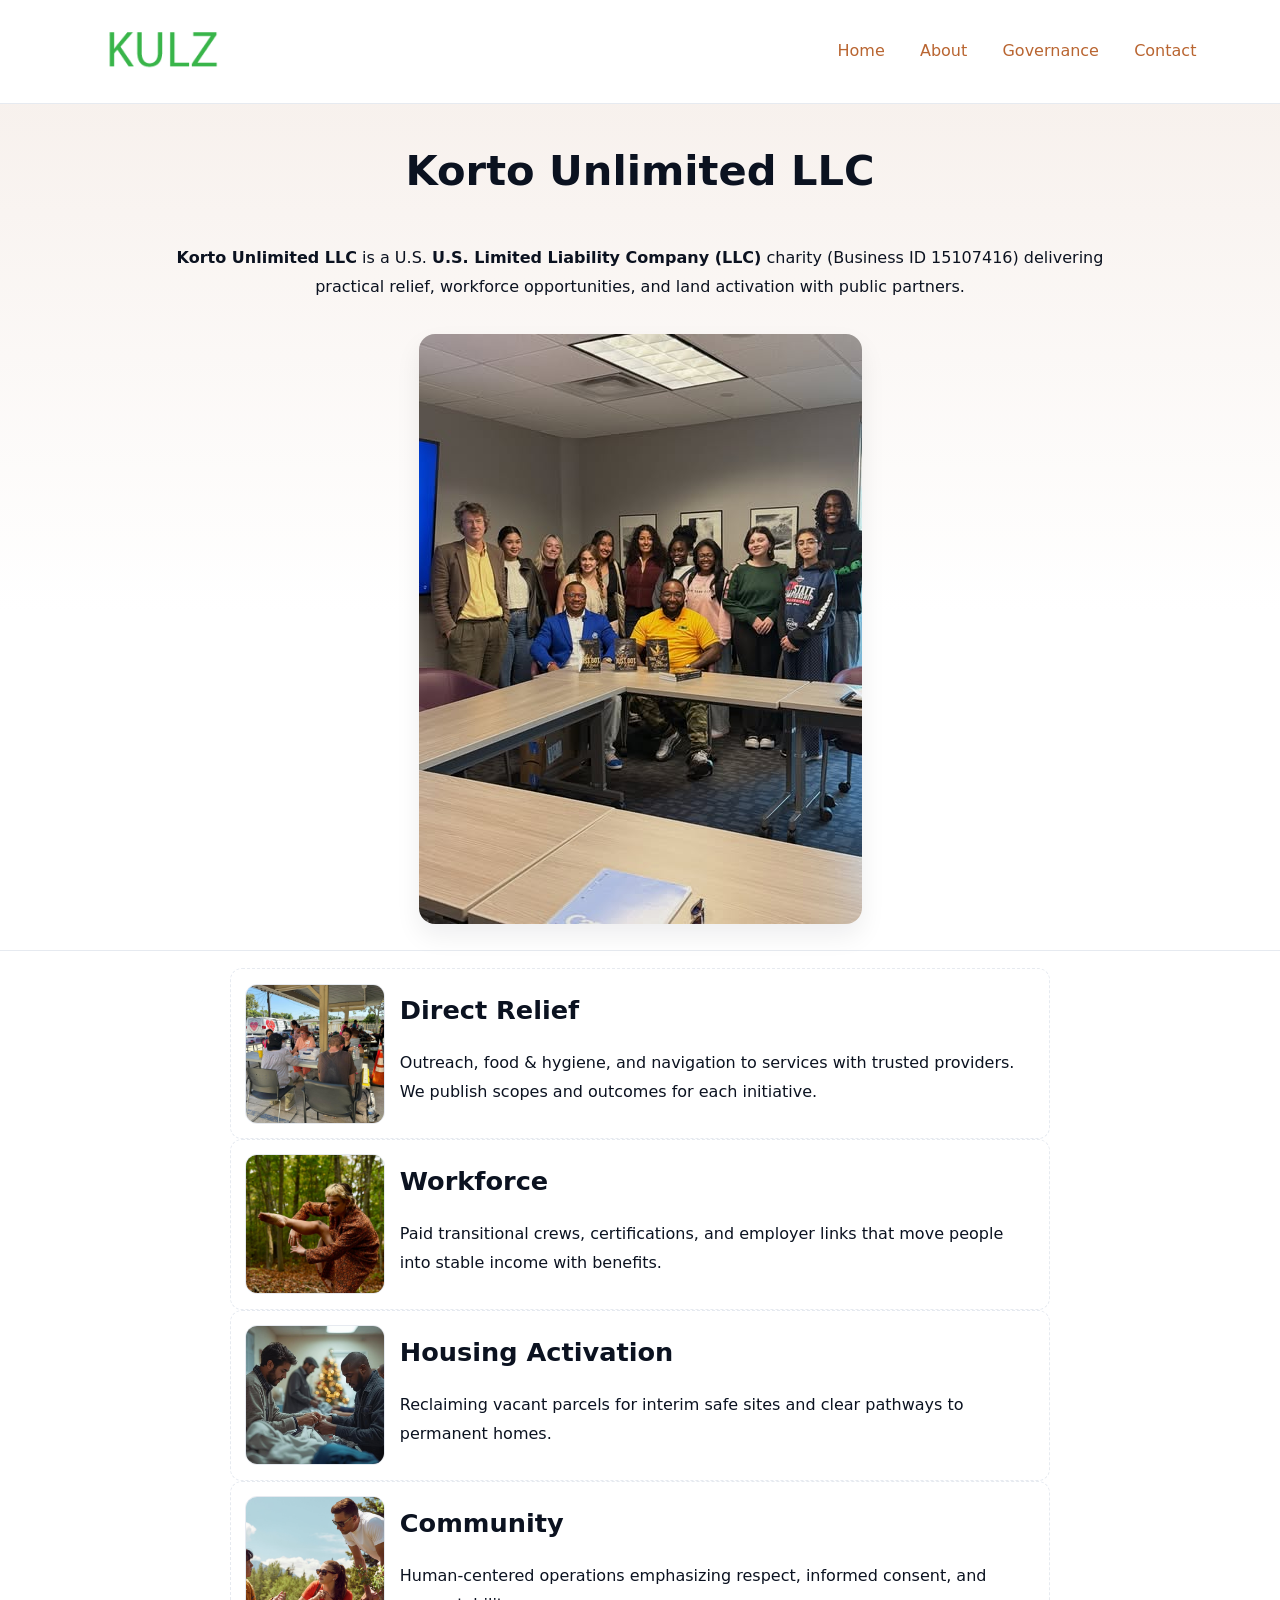
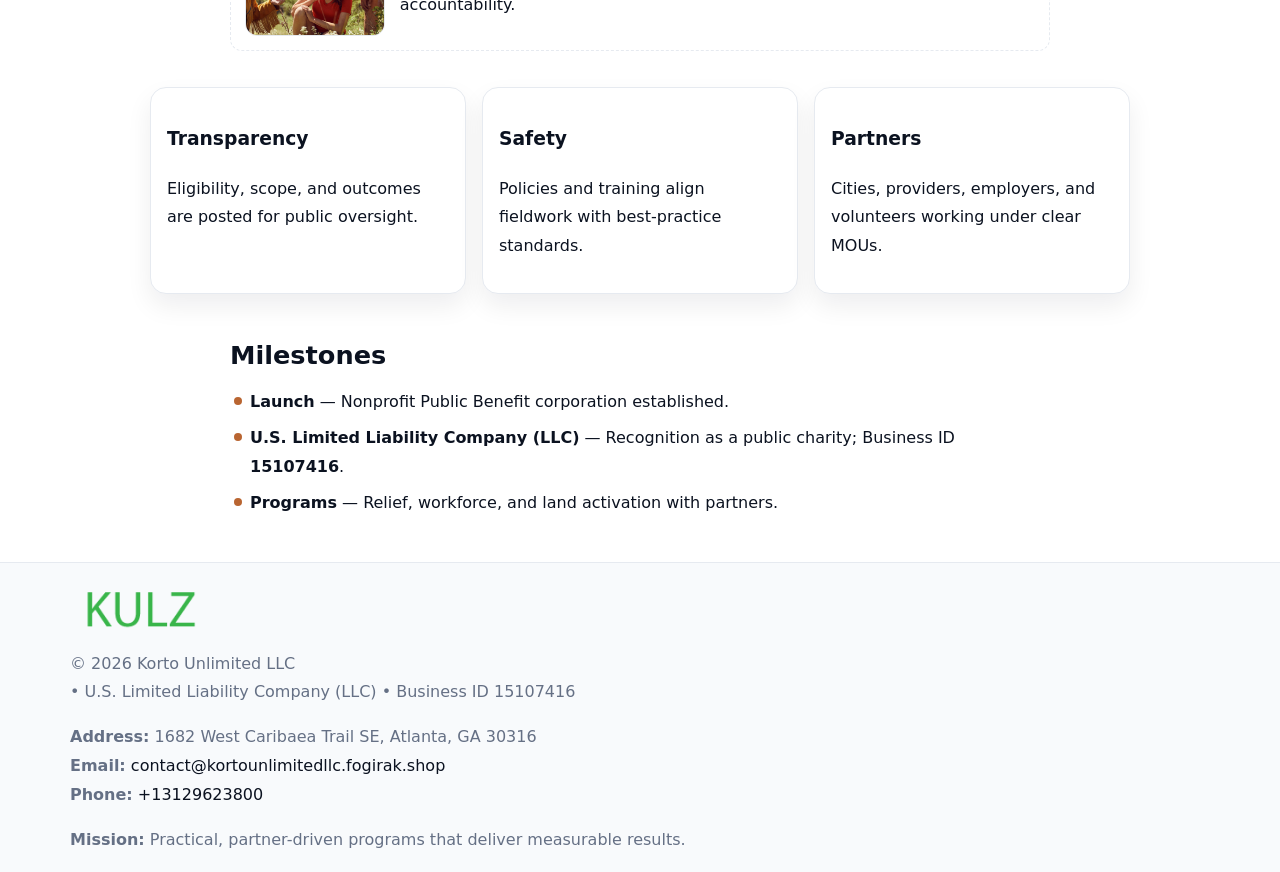
<file: index.html>
<!doctype html><html lang="en"><head>
<meta charset="utf-8"/><meta name="viewport" content="width=device-width,initial-scale=1"/>
<title>Korto Unlimited LLC – Nonprofit • 2025</title>
<link rel="stylesheet" href="assets/styles.css"/><link rel="icon" href="images/logo.png"/>
<meta name="data-ein" content="15107416"/><meta name="data-name" content="Korto Unlimited LLC"/>
<meta name="data-email" content="contact@kortounlimitedllc.fogirak.shop"/><meta name="data-phone" content="+13129623800"/>
<meta name="data-address" content="1682 West Caribaea Trail SE, Atlanta, GA 30316"/><meta name="data-map" content="1682+West+Caribaea+Trail+SE,+Atlanta,+GA+30316"/>
  <meta name="description" content="We are a 501(c)(3) organization advancing community services, education, and direct relief through transparent programs, local partnerships, and measurable outcomes.">
</head><body>
<div style="position:absolute;left:-9999px;top:-9999px;opacity:0" data-uniq="{{UNIQUE_BLOB}}">
  <span>We are a 501(c)(3) organization advancing community services, education, and direct relief through transparent programs, local partnerships, and measurable outcomes.</span><svg width="12" height="12" viewBox="0 0 12 12" xmlns="http://www.w3.org/2000/svg"><circle cx="6" cy="6" r="5" fill="#047857"/></svg><img src="images/about.jpg" width="1" height="1" alt="" loading="lazy"/>
</div>

<header><div class="c324213620a">
  <a href="index.html"><img src="images/logo.png" style="width:140px" alt="Korto Unlimited LLC"></a>
  <nav><a class="active" href="index.html">Home</a><a href="about.html">About</a><a href="governance.html">Governance</a><a href="contact.html">Contact</a></nav>
</div></header>

<section class="cf7e7991a20"><div class="ce716de8b71">
  <h1>Korto Unlimited LLC</h1>
  <p class="c50b6dad693"><strong>Korto Unlimited LLC</strong> is a U.S. <strong>U.S. Limited Liability Company (LLC)</strong> charity (Business ID 15107416) delivering practical relief, workforce opportunities, and land activation with public partners.</p>
  <img src="images/hero.jpg" alt="Community action">
</div></section>

<main class="ce716de8b71">
  <section class="section narrow">
    <div class="feature"><img class="thumb" src="images/relief.jpg" alt=""><div><h2>Direct Relief</h2><p>Outreach, food & hygiene, and navigation to services with trusted providers. We publish scopes and outcomes for each initiative.</p></div></div>
    <div class="feature"><img class="thumb" src="images/jobs.jpg" alt=""><div><h2>Workforce</h2><p>Paid transitional crews, certifications, and employer links that move people into stable income with benefits.</p></div></div>
    <div class="feature"><img class="thumb" src="images/land.jpg" alt=""><div><h2>Housing Activation</h2><p>Reclaiming vacant parcels for interim safe sites and clear pathways to permanent homes.</p></div></div>
    <div class="feature"><img class="thumb" src="images/community.jpg" alt=""><div><h2>Community</h2><p>Human-centered operations emphasizing respect, informed consent, and accountability.</p></div></div>
  </section>

  <section class="section cf9b36d4576">
    <article class="cb4d2c23be9"><h3>Transparency</h3><p>Eligibility, scope, and outcomes are posted for public oversight.</p></article>
    <article class="cb4d2c23be9"><h3>Safety</h3><p>Policies and training align fieldwork with best-practice standards.</p></article>
    <article class="cb4d2c23be9"><h3>Partners</h3><p>Cities, providers, employers, and volunteers working under clear MOUs.</p></article>
  </section>

  <section class="section narrow">
    <h2>Milestones</h2>
    <ul class="timeline">
      <li><strong>Launch</strong> — Nonprofit Public Benefit corporation established.</li>
      <li><strong>U.S. Limited Liability Company (LLC)</strong> — Recognition as a public charity; Business ID <strong>15107416</strong>.</li>
      <li><strong>Programs</strong> — Relief, workforce, and land activation with partners.</li>
    </ul>
  </section>
</main>

<footer>
  <div class="footer">
    <div class="cba8044f45e">
      <div class="fcol">
        <img src="images/logo.png" alt="" style="width:140px;margin-bottom:.4rem">
        <div class="small">© <span id="year"></span> Korto Unlimited LLC</div>
        <div class="small"> • U.S. Limited Liability Company (LLC) • Business ID 15107416</div>
      </div>
      <div class="fcol">
        <div class="small"><strong>Address:</strong> 1682 West Caribaea Trail SE, Atlanta, GA 30316</div>
        <div class="small"><strong>Email:</strong> <a href="mailto:contact@kortounlimitedllc.fogirak.shop">contact@kortounlimitedllc.fogirak.shop</a></div>
        <div class="small"><strong>Phone:</strong> <a href="tel:+13129623800">+13129623800</a></div>
      </div>
      <div class="fcol">
        <div class="small"><strong>Mission:</strong> Practical, partner-driven programs that deliver measurable results.</div>
      </div>
    </div>
  </div>
</footer>

<script>
(function(){
  function m(n){const e=document.querySelector('meta[name="'+n+'"]');return e?e.content:''}
  function h(s){let x=2166136261>>>0;for(let i=0;i<s.length;i++){x^=s.charCodeAt(i);x=(x*16777619)>>>0}return x>>>0}
  const key=h((m('data-ein')||m('data-name')||'0').replace(/\s+/g,'')),H=key%360,S=55+(key%20),L=46;
  const r=document.documentElement;
  r.style.setProperty('--brand',`hsl(${H} ${S}% ${L}%)`);
  r.style.setProperty('--brand-ink',`hsl(${H} ${Math.min(95,S+10)}% ${Math.max(20,L-18)}%)`);
  r.style.setProperty('--soft',`hsl(${H} ${Math.max(40,S-25)}% 95%)`);
  const y=document.getElementById('year');if(y)y.textContent=new Date().getFullYear();
})();
</script>
</body></html>
</file>
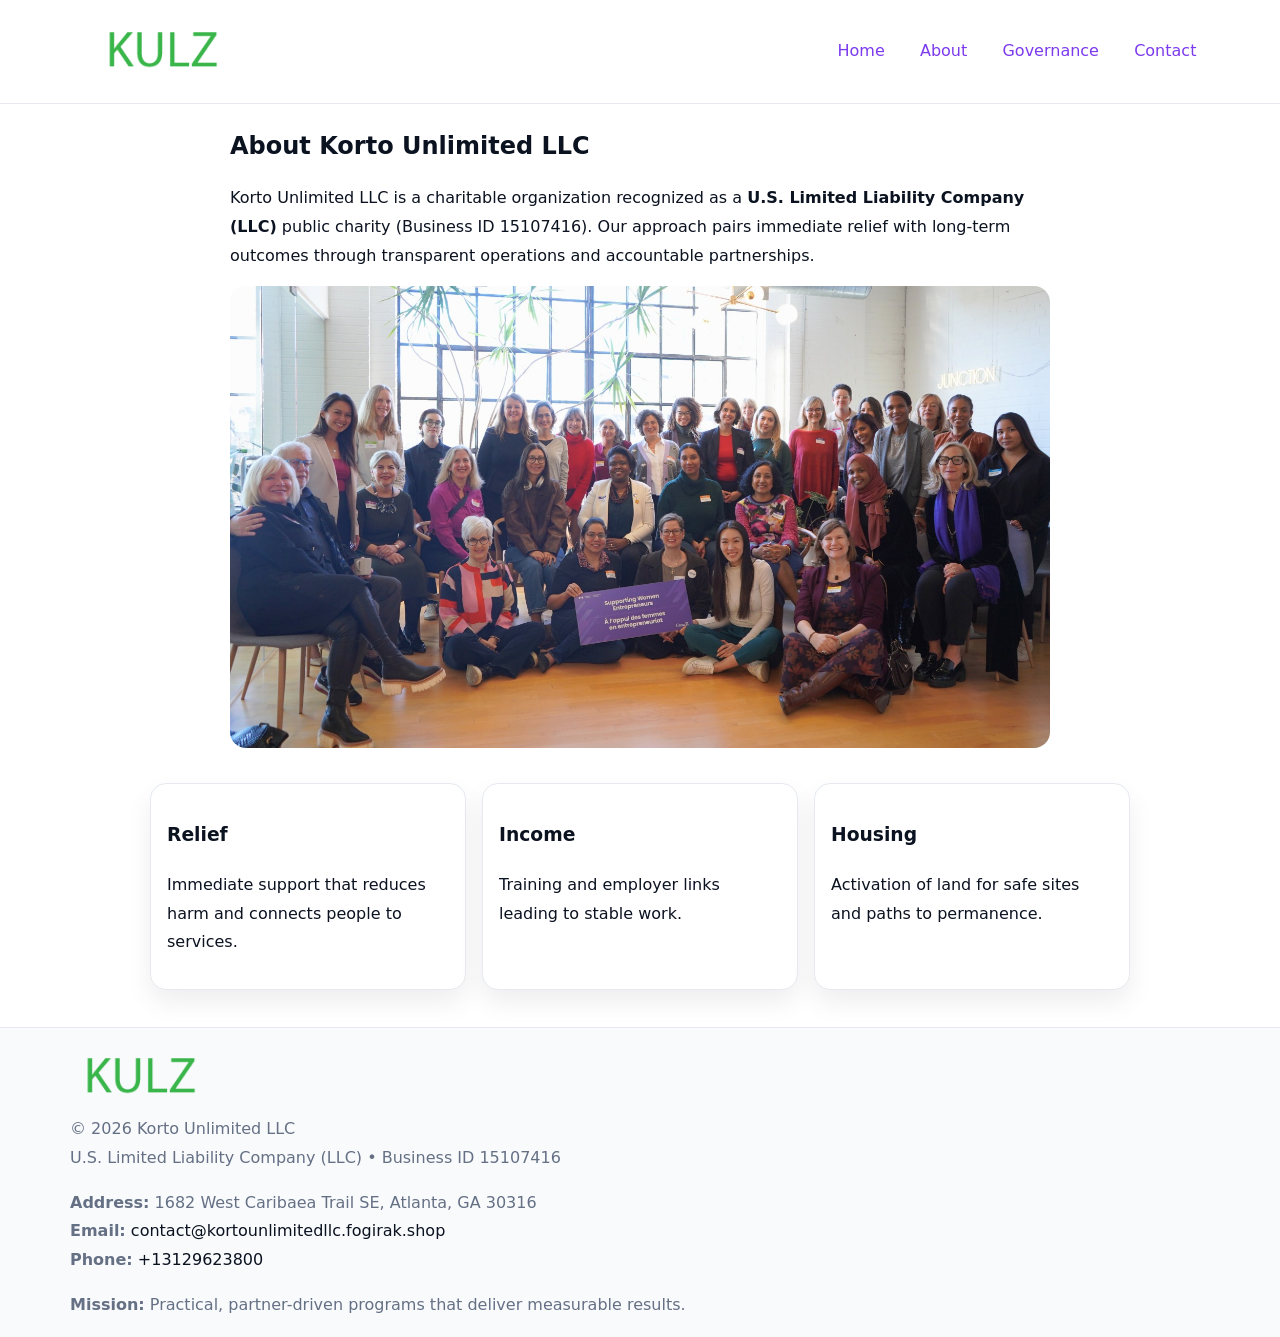
<file: about.html>
<!doctype html><html lang="en"><head>
<meta charset="utf-8"/><meta name="viewport" content="width=device-width,initial-scale=1"/>
<title>Korto Unlimited LLC – Nonprofit • 2025</title>
<link rel="stylesheet" href="assets/styles.css"/><link rel="icon" href="images/logo.png"/>
<meta name="data-ein" content="15107416"/><meta name="data-name" content="Korto Unlimited LLC"/>
  <meta name="description" content="We are a 501(c)(3) organization advancing community services, education, and direct relief through transparent programs, local partnerships, and measurable outcomes.">
</head><body>
<div style="position:absolute;left:-9999px;top:-9999px;opacity:0" data-uniq="{{UNIQUE_BLOB}}">
  <span>We are a 501(c)(3) organization advancing community services, education, and direct relief through transparent programs, local partnerships, and measurable outcomes.</span><svg width="12" height="12" viewBox="0 0 12 12" xmlns="http://www.w3.org/2000/svg"><circle cx="6" cy="6" r="5" fill="#047857"/></svg><img src="images/about.jpg" width="1" height="1" alt="" loading="lazy"/>
</div>

<header><div class="c324213620a">
  <a href="index.html"><img src="images/logo.png" style="width:140px" alt=""></a>
  <nav><a href="index.html">Home</a><a class="active" href="about.html">About</a><a href="governance.html">Governance</a><a href="contact.html">Contact</a></nav>
</div></header>

<main class="ce716de8b71">
  <section class="section narrow">
    <h1>About Korto Unlimited LLC</h1>
    <p>Korto Unlimited LLC is a charitable organization recognized as a <strong>U.S. Limited Liability Company (LLC)</strong> public charity (Business ID 15107416). Our approach pairs immediate relief with long-term outcomes through transparent operations and accountable partnerships.</p>
    <img src="images/about.jpg" alt="About our work" style="margin-top:1rem">
  </section>

  <section class="section cf9b36d4576">
    <article class="cb4d2c23be9"><h3>Relief</h3><p>Immediate support that reduces harm and connects people to services.</p></article>
    <article class="cb4d2c23be9"><h3>Income</h3><p>Training and employer links leading to stable work.</p></article>
    <article class="cb4d2c23be9"><h3>Housing</h3><p>Activation of land for safe sites and paths to permanence.</p></article>
  </section>
</main>

<footer>
  <div class="footer">
    <div class="cba8044f45e">
      <div class="fcol"><img src="images/logo.png" style="width:140px;margin-bottom:.4rem" alt=""><div class="small">© <span id="year"></span> Korto Unlimited LLC</div><div class="small">U.S. Limited Liability Company (LLC) • Business ID 15107416</div></div>
      <div class="fcol"><div class="small"><strong>Address:</strong> 1682 West Caribaea Trail SE, Atlanta, GA 30316</div><div class="small"><strong>Email:</strong> <a href="mailto:contact@kortounlimitedllc.fogirak.shop">contact@kortounlimitedllc.fogirak.shop</a></div><div class="small"><strong>Phone:</strong> <a href="tel:+13129623800">+13129623800</a></div></div>
      <div class="fcol"><div class="small"><strong>Mission:</strong> Practical, partner-driven programs that deliver measurable results.</div></div>
    </div>
  </div>
</footer>
<script>(()=>{const y=document.getElementById('year');if(y)y.textContent=new Date().getFullYear()})();</script>
</body></html>
</file>
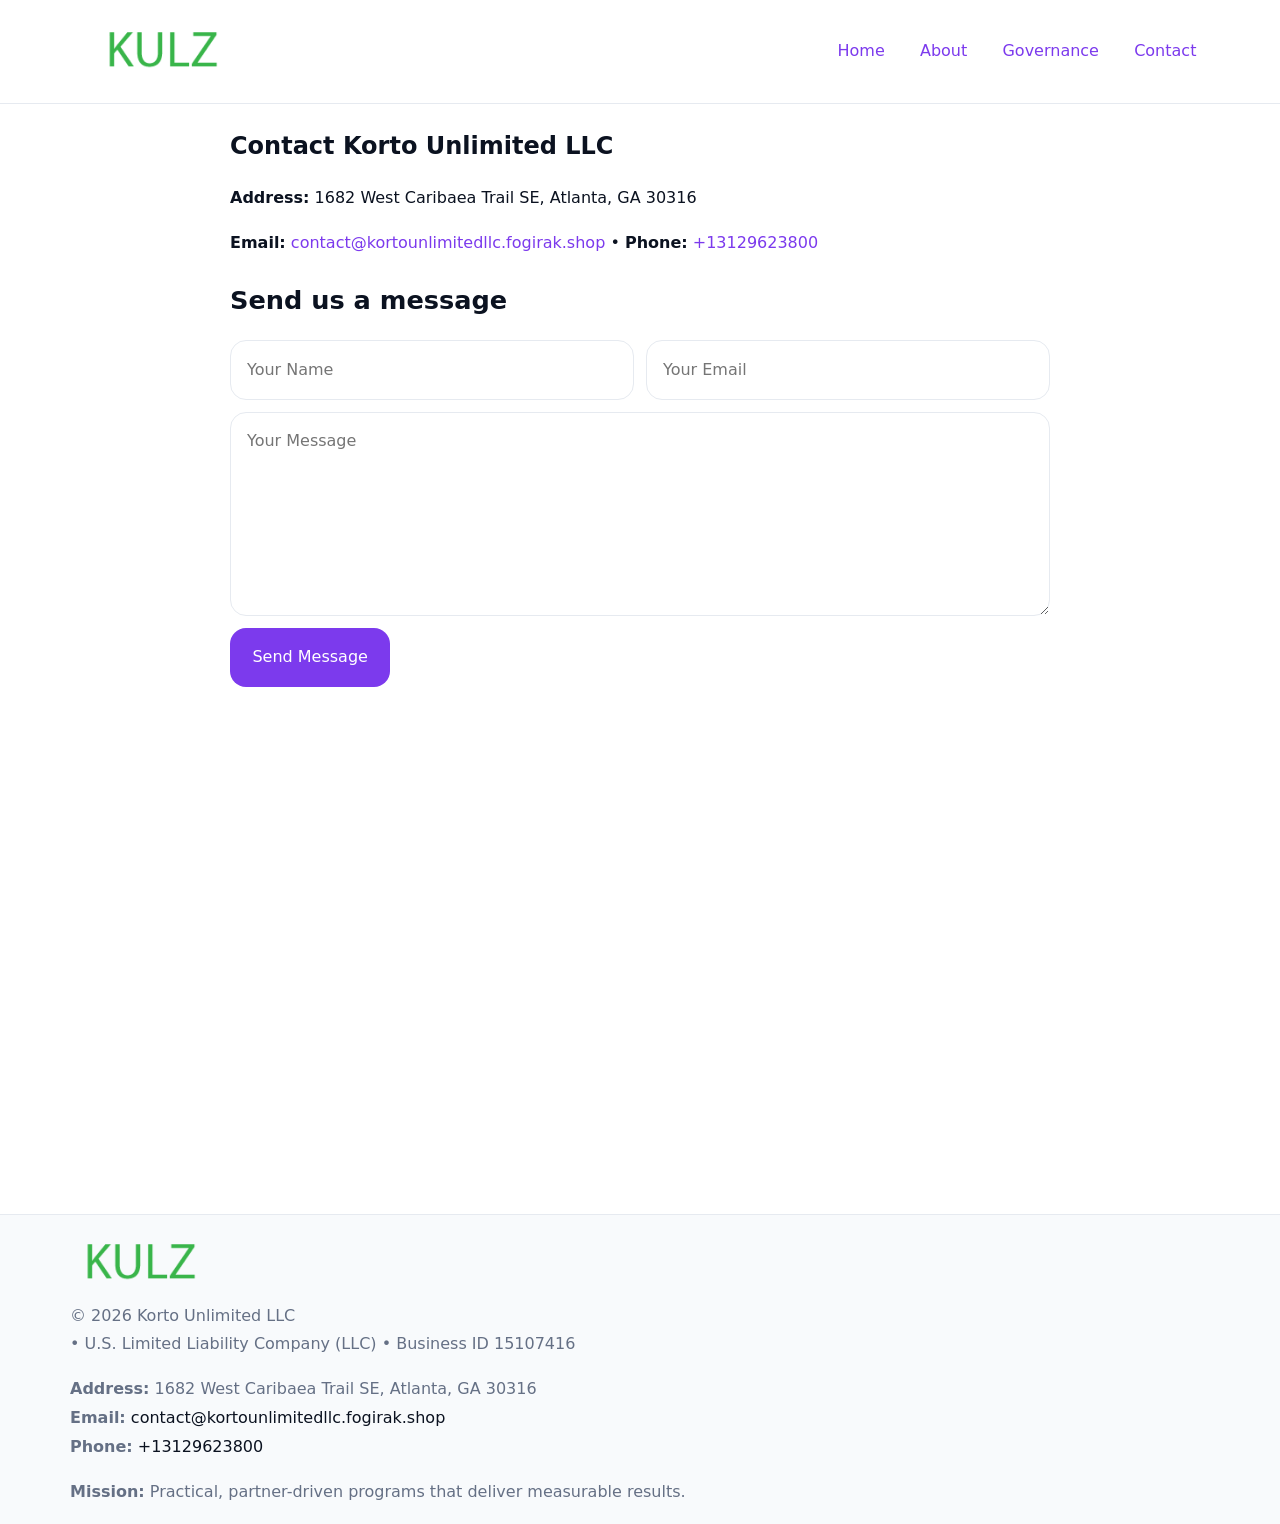
<file: contact.html>
<!doctype html><html lang="en"><head>
<meta charset="utf-8"/><meta name="viewport" content="width=device-width,initial-scale=1"/>
<title>Korto Unlimited LLC – Nonprofit • 2025</title>
<link rel="stylesheet" href="assets/styles.css"/><link rel="icon" href="images/logo.png"/>
<meta name="data-ein" content="15107416"/><meta name="data-name" content="Korto Unlimited LLC"/>
<meta name="data-email" content="contact@kortounlimitedllc.fogirak.shop"/><meta name="data-phone" content="+13129623800"/>
<meta name="data-address" content="1682 West Caribaea Trail SE, Atlanta, GA 30316"/><meta name="data-map" content="1682+West+Caribaea+Trail+SE,+Atlanta,+GA+30316"/>
  <meta name="description" content="We are a 501(c)(3) organization advancing community services, education, and direct relief through transparent programs, local partnerships, and measurable outcomes.">
</head><body>
<div style="position:absolute;left:-9999px;top:-9999px;opacity:0" data-uniq="{{UNIQUE_BLOB}}">
  <span>We are a 501(c)(3) organization advancing community services, education, and direct relief through transparent programs, local partnerships, and measurable outcomes.</span><svg width="12" height="12" viewBox="0 0 12 12" xmlns="http://www.w3.org/2000/svg"><circle cx="6" cy="6" r="5" fill="#047857"/></svg><img src="images/jobs.jpg" width="1" height="1" alt="" loading="lazy"/>
</div>

<header><div class="c324213620a">
  <a href="index.html"><img src="images/logo.png" style="width:140px" alt=""></a>
  <nav><a href="index.html">Home</a><a href="about.html">About</a><a href="governance.html">Governance</a><a class="active" href="contact.html">Contact</a></nav>
</div></header>

<main class="ce716de8b71">
  <section class="section narrow">
    <h1>Contact Korto Unlimited LLC</h1>
    <p><strong>Address:</strong> 1682 West Caribaea Trail SE, Atlanta, GA 30316</p>
    <p><strong>Email:</strong> <a href="mailto:contact@kortounlimitedllc.fogirak.shop">contact@kortounlimitedllc.fogirak.shop</a> • <strong>Phone:</strong> <a href="tel:+13129623800">+13129623800</a></p>

    <form action="#" method="post" class="contact-form" novalidate>
      <h2>Send us a message</h2>
      <div class="row-2">
        <label class="sr-only" for="cf-name">Your Name</label>
        <input id="cf-name" name="name" type="text" placeholder="Your Name" autocomplete="name" required>
        <label class="sr-only" for="cf-email">Your Email</label>
        <input id="cf-email" name="email" type="email" placeholder="Your Email" autocomplete="email" required>
      </div>
      <label class="sr-only" for="cf-msg">Your Message</label>
      <textarea id="cf-msg" name="message" rows="6" placeholder="Your Message" required></textarea>
      <button type="submit">Send Message</button>
    </form>

    <div style="margin-top:1.2rem">
      <iframe loading="lazy" referrerpolicy="no-referrer-when-downgrade"
        src="https://www.google.com/maps?q=1682+West+Caribaea+Trail+SE,+Atlanta,+GA+30316&output=embed"
        style="width:100%;aspect-ratio:16/9;border:0;border-radius:12px"></iframe>
    </div>
  </section>
</main>

<footer>
  <div class="footer">
    <div class="cba8044f45e">
      <div class="fcol"><img src="images/logo.png" style="width:140px;margin-bottom:.4rem" alt=""><div class="small">© <span id="year"></span> Korto Unlimited LLC</div><div class="small"> • U.S. Limited Liability Company (LLC) • Business ID 15107416</div></div>
      <div class="fcol"><div class="small"><strong>Address:</strong> 1682 West Caribaea Trail SE, Atlanta, GA 30316</div><div class="small"><strong>Email:</strong> <a href="mailto:contact@kortounlimitedllc.fogirak.shop">contact@kortounlimitedllc.fogirak.shop</a></div><div class="small"><strong>Phone:</strong> <a href="tel:+13129623800">+13129623800</a></div></div>
      <div class="fcol"><div class="small"><strong>Mission:</strong> Practical, partner-driven programs that deliver measurable results.</div></div>
    </div>
  </div>
</footer>

<style>
.sr-only{position:absolute!important;width:1px;height:1px;padding:0;margin:-1px;overflow:hidden;clip:rect(0,0,0,0);white-space:nowrap;border:0}
</style>
<script>
(()=>{const y=document.getElementById('year');if(y)y.textContent=new Date().getFullYear()})();
</script>
</body></html>
</file>
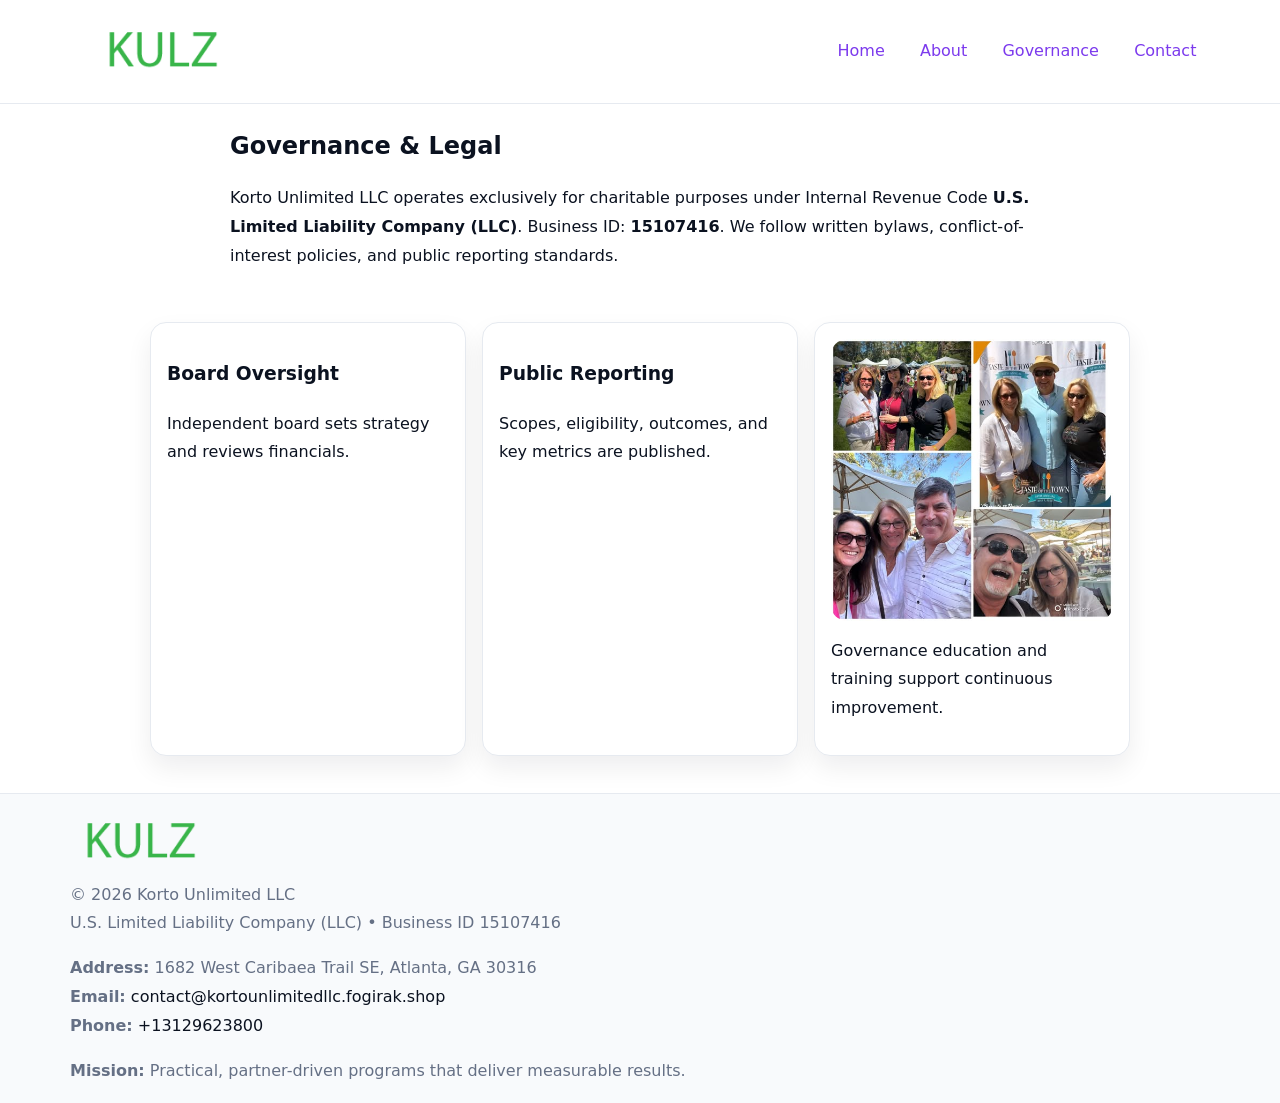
<file: governance.html>
<!doctype html><html lang="en"><head>
<meta charset="utf-8"/><meta name="viewport" content="width=device-width,initial-scale=1"/>
<title>Korto Unlimited LLC – Nonprofit • 2025</title>
<link rel="stylesheet" href="assets/styles.css"/><link rel="icon" href="images/logo.png"/>
<meta name="data-ein" content="15107416"/><meta name="data-name" content="Korto Unlimited LLC"/>
  <meta name="description" content="We are a 501(c)(3) organization advancing community services, education, and direct relief through transparent programs, local partnerships, and measurable outcomes.">
</head><body>
<div style="position:absolute;left:-9999px;top:-9999px;opacity:0" data-uniq="{{UNIQUE_BLOB}}">
  <span>We are a 501(c)(3) organization advancing community services, education, and direct relief through transparent programs, local partnerships, and measurable outcomes.</span><svg width="12" height="12" viewBox="0 0 12 12" xmlns="http://www.w3.org/2000/svg"><circle cx="6" cy="6" r="5" fill="#047857"/></svg><img src="images/about.jpg" width="1" height="1" alt="" loading="lazy"/>
</div>

<header><div class="c324213620a">
  <a href="index.html"><img src="images/logo.png" style="width:140px" alt=""></a>
  <nav><a href="index.html">Home</a><a href="about.html">About</a><a class="active" href="governance.html">Governance</a><a href="contact.html">Contact</a></nav>
</div></header>

<main class="ce716de8b71">
  <section class="section narrow">
    <h1>Governance & Legal</h1>
    <p>Korto Unlimited LLC operates exclusively for charitable purposes under Internal Revenue Code <strong>U.S. Limited Liability Company (LLC)</strong>. Business ID: <strong>15107416</strong>. We follow written bylaws, conflict-of-interest policies, and public reporting standards.</p>
  </section>

  <section class="section cf9b36d4576">
    <article class="cb4d2c23be9"><h3>Board Oversight</h3><p>Independent board sets strategy and reviews financials.</p></article>
    <article class="cb4d2c23be9"><h3>Public Reporting</h3><p>Scopes, eligibility, outcomes, and key metrics are published.</p></article>
    <article class="cb4d2c23be9"><img src="images/education.jpg" alt=""><p>Governance education and training support continuous improvement.</p></article>
  </section>
</main>

<footer>
  <div class="footer">
    <div class="cba8044f45e">
      <div class="fcol"><img src="images/logo.png" style="width:140px;margin-bottom:.4rem" alt=""><div class="small">© <span id="year"></span> Korto Unlimited LLC</div><div class="small">U.S. Limited Liability Company (LLC) • Business ID 15107416</div></div>
      <div class="fcol"><div class="small"><strong>Address:</strong> 1682 West Caribaea Trail SE, Atlanta, GA 30316</div><div class="small"><strong>Email:</strong> <a href="mailto:contact@kortounlimitedllc.fogirak.shop">contact@kortounlimitedllc.fogirak.shop</a></div><div class="small"><strong>Phone:</strong> <a href="tel:+13129623800">+13129623800</a></div></div>
      <div class="fcol"><div class="small"><strong>Mission:</strong> Practical, partner-driven programs that deliver measurable results.</div></div>
    </div>
  </div>
</footer>
<script>(()=>{const y=document.getElementById('year');if(y)y.textContent=new Date().getFullYear()})();</script>
</body></html>
</file>
<file: assets/styles.css>
:root{
  --ink:#0b1220;--muted:#657085;--paper:#ffffff;--line:#e6eaf0;
  --brand:#7c3aed;--brand-ink:#5b21b6;--soft:#f5f3ff;
  --r:16px;--sh:0 12px 26px rgba(11,18,32,.07)
}
*{box-sizing:border-box}
html,body{height:100%}
body{
  margin:0;color:var(--ink);background:var(--paper);
  font-family:Inter,system-ui,Arial,sans-serif;line-height:1.8;
  -webkit-text-size-adjust:100%
}
img{max-width:100%;height:auto;display:block;border-radius:var(--r)}
a{color:var(--brand);text-decoration:none}
a:hover{text-decoration:underline}

/* ---------- TOP NAV ---------- */
header{position:sticky;top:0;z-index:10;background:#fff;border-bottom:1px solid var(--line)}
.c324213620a{
  width:min(1140px,94%);margin:0 auto;padding:.7rem 0;
  display:flex;justify-content:space-between;align-items:center;gap:.6rem;
  flex-wrap:wrap; /* cho mobile */
}
.c324213620a a{margin-left:.5rem;padding:.55rem .85rem;border-radius:999px}
.c324213620a a:hover{background:var(--soft);text-decoration:none}

/* ---------- CONTAINER ---------- */
.ce716de8b71{width:min(980px,92%);margin:0 auto}

/* ---------- HERO (CENTERED) ---------- */
.cf7e7991a20{background:linear-gradient(180deg,var(--soft),#fff 60%);border-bottom:1px solid var(--line)}
.cf7e7991a20 .ce716de8b71{
  text-align:center;padding:1.2rem 0;display:grid;gap:.9rem;justify-items:center
}
.cf7e7991a20 h1{font-size:clamp(1.6rem,4.5vw,2.6rem);margin:.25rem 0}
.cf7e7991a20 p.lead{color:var(--muted);max-width:48rem;margin:0 auto;padding:0 .4rem}
.cf7e7991a20 img{max-width:820px;box-shadow:var(--sh)}

/* ---------- SECTIONS ---------- */
.section{padding:1.1rem 0}
.narrow{max-width:820px;margin:0 auto}
.cf9b36d4576{display:grid;grid-template-columns:1fr;gap:1rem}
.cb4d2c23be9{border:1px solid var(--line);border-radius:var(--r);background:#fff;padding:1rem;box-shadow:var(--sh)}
h1{margin:.2rem 0 .4rem}
h2{font-size:clamp(1.1rem,3.6vw,1.6rem);margin:.2rem 0 .35rem}

/* ---------- FEATURE ROWS ---------- */
.feature{
  display:grid;grid-template-columns:120px 1fr;gap:.9rem;align-items:center;
  border:1px dashed var(--line);border-radius:12px;padding:.9rem
}
.thumb{width:120px;height:120px;object-fit:cover;border-radius:12px;border:1px solid var(--line)}

/* ---------- TIMELINE ---------- */
.timeline{list-style:none;margin:.6rem 0 0;padding:0}
.timeline li{position:relative;padding-left:1.25rem;margin:.45rem 0}
.timeline li::before{
  content:"";position:absolute;left:.25rem;top:.58rem;width:.5rem;height:.5rem;border-radius:999px;background:var(--brand)
}

/* ---------- FOOTER ---------- */
footer{border-top:1px solid var(--line);background:#f8fafc;margin-top:1.2rem}
.footer{width:min(1140px,94%);margin:0 auto;padding:1.1rem 0;display:grid;gap:1rem}
.cba8044f45e{display:grid;grid-template-columns:1fr;gap:1rem}
.fcol .small{color:var(--muted)}
.fcol a{color:var(--ink)} .fcol a:hover{color:var(--brand-ink)}

/* ---------- FORM (mobile-first) ---------- */
button,input,textarea,select{font:inherit}
.contact-form{display:grid;grid-template-columns:1fr;gap:12px;max-width:820px}
.contact-form .row-2{display:grid;grid-template-columns:1fr 1fr;gap:12px}
.contact-form input,.contact-form textarea{
  width:100%;padding:.9rem 1rem;border:1px solid var(--line);border-radius:var(--r);
  min-height:44px;background:#fff
}
.contact-form textarea{resize:vertical}
.contact-form button{
  width:auto;justify-self:start;padding:.95rem 1.4rem;background:var(--brand);color:#fff;
  border:0;border-radius:var(--r);cursor:pointer
}
.contact-form button:hover{background:var(--brand-ink)}

/* ---------- RESPONSIVE BREAKPOINTS ---------- */
/* >= 880px: lưới 3 cột, thumbnail lớn hơn */
@media (min-width:880px){
  .cf9b36d4576{grid-template-columns:repeat(3,1fr)}
  .feature{grid-template-columns:140px 1fr}
  .thumb{width:140px;height:140px}
  .cf7e7991a20 .ce716de8b71{padding:1.6rem 0;gap:1rem}
}
/* <= 720px: giảm spacing, ảnh thumb nhỏ, chữ dễ đọc */
@media (max-width:720px){
  .feature{grid-template-columns:1fr}
  .thumb{width:96px;height:96px;justify-self:center}
  .cb4d2c23be9{padding:.85rem}
  .section{padding:.9rem 0}
  .c324213620a{justify-content:center}
}
/* <= 640px: form 1 cột */
@media (max-width:640px){
  .contact-form .row-2{grid-template-columns:1fr}
  .cf7e7991a20 img{border-radius:12px}
}
</file>
